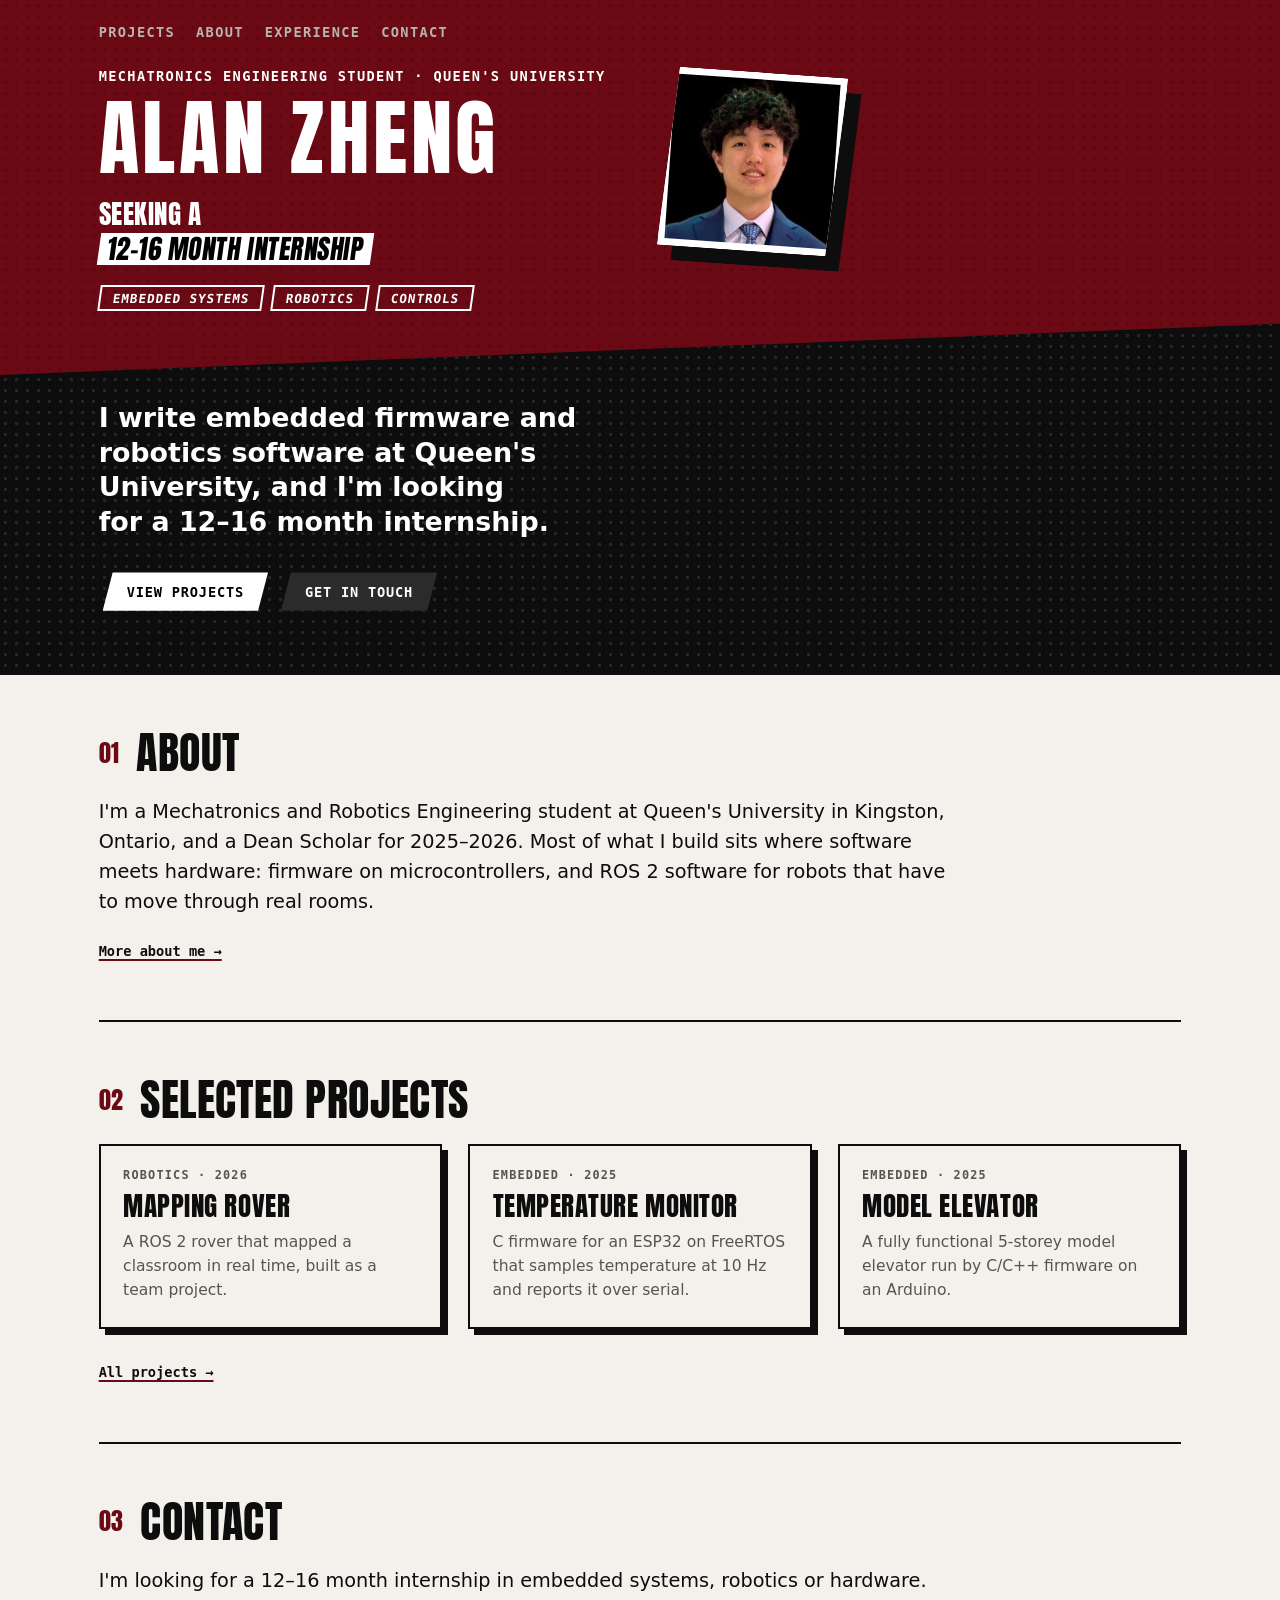
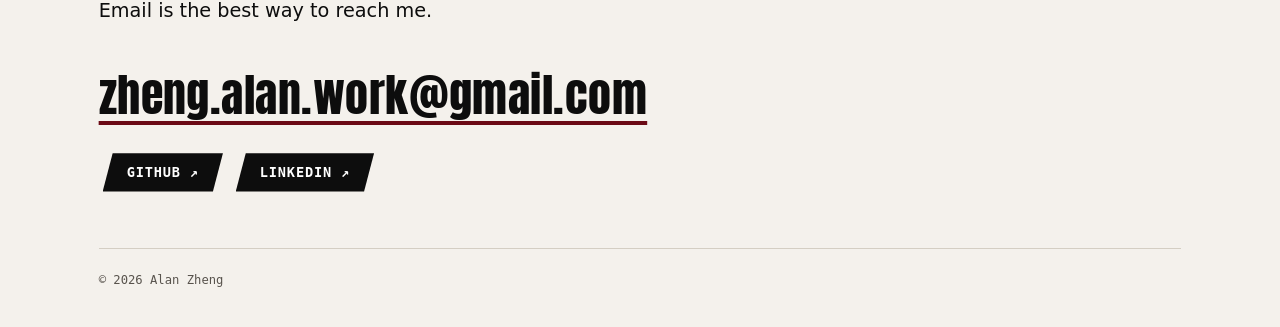
<file: index.html>
<!doctype html>
<html lang="en">
<head>
  <meta charset="utf-8">
  <meta name="viewport" content="width=device-width, initial-scale=1">
  <title>Alan Zheng — Mechatronics Engineering Student</title>
  <meta name="description" content="Alan Zheng, mechatronics engineering student at Queen's University, seeking a 12–16 month internship. Embedded systems, robotics and controls.">
  <link rel="preconnect" href="https://fonts.googleapis.com">
  <link rel="preconnect" href="https://fonts.gstatic.com" crossorigin>
  <link href="https://fonts.googleapis.com/css2?family=Anton&display=swap" rel="stylesheet">
  <link rel="stylesheet" href="styles.css?v=20261114y">
</head>
<body class="r-menu">
  <div class="wedge" aria-hidden="true"></div>

  <div id="app">
    <noscript>
      <p style="padding:2rem;color:#fff">Alan Zheng — Mechatronics Engineering student at Queen's University, seeking a 12–16 month internship. This site needs JavaScript to show the rest.</p>
    </noscript>
  </div>

  <!-- Full-screen sheet used for page transitions -->
  <div id="sweep" class="sweep" aria-hidden="true"><div class="sweep-inner"><div class="sheet"></div><span class="slash"></span><span id="sweep-title" class="sweep-title"></span></div></div>

  <script src="content.js?v=20261114y"></script>
  <script src="main.js?v=20261114y"></script>
</body>
</html>
</file>
<file: styles.css>
:root {
  --accent: #6b0a15; /* deep oxblood red */
  --ink: #0d0d0d;
  --paper: #f4f1ec;
  --muted: #58534d;
  --line: #d4cec3;
  --display: "Anton", "Impact", "Haettenschweiler", "Arial Narrow Bold", sans-serif;
  --sans: "Inter", "Segoe UI", system-ui, -apple-system, "Helvetica Neue", Arial, sans-serif;
  --mono: ui-monospace, "JetBrains Mono", "SF Mono", Menlo, Consolas, "DejaVu Sans Mono", monospace;
  --slant: polygon(10px 0, 100% 0, calc(100% - 10px) 100%, 0 100%);
}

* { box-sizing: border-box; }
/* Everything is sized in rem, so the whole site grows on large screens. */
html { background: var(--paper); font-size: clamp(100%, 0.55vw + 0.5625rem, 144%); }
body {
  margin: 0;
  background: var(--paper);
  color: var(--ink);
  font: 1.0625rem/1.65 var(--sans);
  overflow-x: hidden;
  -webkit-font-smoothing: antialiased;
}
body.r-menu { background: var(--ink); color: #fff; }
/* Colour behind the page itself (seen when the view is stretched or over-scrolled): match the landing split. */
html.r-menu { background: var(--ink); }
h1, h2, p, dl, dd, ol, ul { margin: 0; padding: 0; }
ul, ol { list-style: none; }
a { color: inherit; text-underline-offset: 0.2em; }
:focus-visible { outline: 3px solid var(--accent); outline-offset: 3px; }
.r-menu :focus-visible, .band :focus-visible { outline-color: #fff; }
h1:focus { outline: none; }
.wrap { width: min(67.5rem, 100% - 2.5rem); margin-inline: auto; }
.label { font: 600 0.74rem/1.4 var(--mono); letter-spacing: 0.1em; text-transform: uppercase; color: var(--muted); }
.lede { font-size: 1.2rem; line-height: 1.55; max-width: 36em; text-wrap: pretty; }

/* ---------- Row entrance: rows slam in from the left, one after another ---------- */
@keyframes slam {
  0% { transform: translateX(-90px); opacity: 0; }
  1% { opacity: 1; }
}
@keyframes slam-again {
  0% { transform: translateX(-60px); opacity: 0; }
  1% { opacity: 1; }
}
.slam .row {
  animation: slam 0.3s cubic-bezier(0.16, 1.25, 0.3, 1) backwards;
  animation-delay: calc(var(--i, 0) * 38ms);
}
.project.re .row {
  animation: slam-again 0.24s cubic-bezier(0.16, 1.25, 0.3, 1) backwards;
  animation-delay: calc(var(--i, 0) * 28ms);
}

/* ---------- Transition sheet ---------- */
/* Everything here moves with transform only, which browsers animate on the GPU.
   (Animating clip-path over the whole screen was what stuttered in Firefox.) */
.sweep { position: fixed; inset: 0; z-index: 50; overflow: hidden; visibility: hidden; pointer-events: none; }
.sweep-inner { position: absolute; inset: 0; display: grid; place-items: center; will-change: transform; }
.sheet { position: absolute; inset: 0; background: var(--ink); will-change: transform; }
.sheet::before, .sheet::after { /* rounded noses give the sheet a curved leading edge */
  content: ""; position: absolute; top: -25vh; height: 150vh; width: 36vw;
  border-radius: 50%; background: inherit;
}
.sheet::before { left: -18vw; }
.sheet::after { right: -18vw; }
.slash { /* red slash behind the page name */
  position: absolute; left: -20vw; right: -20vw; top: 50%;
  height: min(30vh, 26vw); margin-top: calc(min(30vh, 26vw) / -2);
  background: var(--accent);
  transform: rotate(-6deg); transform-origin: right center;
}
.sweep-title {
  position: relative;
  font: 400 min(19vw, 36vh) / 1 var(--display);
  text-transform: uppercase; color: #fff; white-space: nowrap;
  transform: rotate(-6deg);
}
.sweep.cover, .sweep.cover-left, .sweep.lift, .sweep.exit-right { visibility: visible; }
.sweep.cover .sheet { animation: sheet-in 0.2s cubic-bezier(0.3, 0, 0.2, 1) both; }
.sweep.cover-left .sheet { animation: sheet-in-left 0.19s cubic-bezier(0.3, 0, 0.2, 1) both; }
.sweep.lift .sweep-inner { animation: lift 0.24s cubic-bezier(0.6, 0, 0.9, 0.5) both; }
.sweep.red .sheet { background: var(--accent); }
.sweep.red .slash, .sweep.red .sweep-title { display: none; }
.sweep.cover .slash { animation: slash 0.12s 0.13s cubic-bezier(0.2, 0.9, 0.3, 1) backwards; }
.sweep.cover .sweep-title { animation: stamp 0.13s 0.17s cubic-bezier(0.2, 0.9, 0.3, 1) backwards; }
@keyframes sheet-in { from { transform: translateX(125%); } }
@keyframes sheet-in-left { from { transform: translateX(-125%); } }
.sweep.exit-right .sheet { animation: sheet-out-right 0.2s cubic-bezier(0.6, 0, 0.9, 0.5) both; }
@keyframes sheet-out-right { to { transform: translateX(125%); } }
@keyframes lift { to { transform: translateY(-135%) skewY(-8deg); } }
@keyframes slash { from { transform: rotate(-6deg) scaleX(0); } }
@keyframes stamp {
  0% { transform: rotate(-6deg) scale(1.6); opacity: 0; }
  1% { opacity: 1; }
}

/* ---------- Red wedge that moves to a different corner on each page ---------- */
.wedge {
  /* Sized to the empty margin beside the 1080px content column, so it never sits under text. */
  --m: calc((100vw - 67.5rem) / 2);
  position: fixed; inset: 0; z-index: 0; pointer-events: none;
  background: var(--accent);
  clip-path: polygon(100% 66%, 100% 66%, 100% 100%, calc(100% - var(--m)) 100%);
  will-change: transform;
}
.wedge.pop { animation: wedge-in 0.3s cubic-bezier(0.2, 0.8, 0.2, 1); }
@keyframes wedge-in { from { transform: translateY(70%); } }
.r-menu .wedge { display: none; }
.r-about .wedge { clip-path: polygon(0 66%, 0 66%, var(--m) 100%, 0 100%); }
.r-experience .wedge { clip-path: polygon(100% 40%, 100% 40%, 100% 100%, calc(100% - var(--m)) 100%); }
.r-contact .wedge { clip-path: polygon(0 40%, 0 40%, var(--m) 100%, 0 100%); }
@media (max-width: 1100px) { .wedge { display: none; } }
#app { position: relative; z-index: 1; }

/* ---------- Home ---------- */
/* Opening section, stacked at every size: name on red, then the intro on black. */
.hero {
  --gutter: max(1.25rem, calc((100% - 67.5rem) / 2)); /* lines up with the content below */
  position: relative; overflow: hidden;
  background-image: radial-gradient(rgba(255, 255, 255, 0.1) 1.6px, transparent 2px);
  background-size: 11px 11px;
}
.hero .home-nav { position: absolute; z-index: 6; top: 1.5rem; left: var(--gutter); right: var(--gutter); font-size: 0.85rem; }
/* Text on the left, photo right beside it. The coloured background is drawn
   by ::before so the photo can hang over the slanted edge without being cut. */
.pitch {
  position: relative; z-index: 4; isolation: isolate;
  display: grid; grid-template-columns: auto auto; justify-content: start; align-items: start;
  column-gap: clamp(2.5rem, 4.5vw, 6rem);
  padding: 4.2rem var(--gutter) calc(0.8rem + 4vw);
  color: #fff;
}
.pitch::before {
  content: ""; position: absolute; inset: 0; z-index: -1;
  background: var(--accent) radial-gradient(rgba(0, 0, 0, 0.16) 1.6px, transparent 2px) 0 0 / 11px 11px;
  clip-path: polygon(0 0, 100% 0, 100% calc(100% - 4vw), 0 100%);
}
.pitch > .row { grid-column: 1; }
.stripe { display: none; }
.pitch-role { font: 700 clamp(0.85rem, 1.05vw, 1.15rem) / 1.4 var(--mono); letter-spacing: 0.1em; text-transform: uppercase; }
.pitch h1 {
  font: 400 clamp(3.4rem, min(6.5vw, 13vh), 10rem) / 1.02 var(--display);
  text-transform: uppercase; letter-spacing: 0.045em;
  margin: 0.12em 0 0.2em;
}
.pitch-seek { font: 400 clamp(1.25rem, min(2.1vw, 4.2vh), 3.2rem) / 1.2 var(--display); text-transform: uppercase; letter-spacing: 0.02em; }
.pitch-seek span { display: block; }
.pitch-seek b { font-weight: 400; display: inline-block; margin-top: 0.12em; background: #fff; color: #000; padding: 0 0.3em; transform: skewX(-8deg); }
.pitch-tags { display: flex; flex-wrap: wrap; gap: 0.55rem; margin-top: 1.2rem; }
.pitch-tags li {
  border: 2px solid #fff; padding: 0.22rem 0.75rem;
  font: 600 0.78rem var(--mono); letter-spacing: 0.08em; text-transform: uppercase;
  transform: skewX(-8deg);
}
/* Framed photo in the top right. It overlaps the slanted edge between the
   red and black sections, so it sits across both. */
.portrait {
  position: relative; margin: 0.3rem 0 -6rem; /* hangs past the red into the black */
  grid-column: 2; grid-row: 1 / span 4;
  width: clamp(10rem, 14vw, 18rem); aspect-ratio: 1 / 1;
  transform: rotate(4deg);
}
.portrait::before { /* offset block behind the frame */
  content: ""; position: absolute; inset: 0;
  background: #0d0d0d;
  transform: translate(0.9rem, 0.9rem);
  clip-path: polygon(6% 0, 100% 0, 94% 100%, 0 100%);
}
.portrait img {
  position: relative; display: block; width: 100%; height: 100%;
  object-fit: cover; object-position: 50% 15%;
  border: 0.45rem solid #fff;
  clip-path: polygon(6% 0, 100% 0, 94% 100%, 0 100%);
  background: #fff;
}
.hero-intro { position: relative; z-index: 3; padding: 1.6rem var(--gutter) 4rem; }
.hero-lede { font: 600 clamp(1.4rem, 2.1vw, 2.4rem) / 1.3 var(--sans); max-width: 20em; text-wrap: balance; }
.hero-intro .actions { margin-top: 2rem; }
.btn.light { background: #fff; color: #000; }
.btn.ghost { background: #2b2b2b; }
.btn.light:hover, .btn.ghost:hover { background: var(--accent); color: #fff; }

/* Everything below the opening section */
.home-rest { background: var(--paper); color: var(--ink); }
.home-rest :focus-visible { outline-color: var(--accent); }
.home-sec { padding-block: 3.5rem; border-top: 2px solid var(--ink); }
.home-sec:first-child { border-top: 0; }
.home-sec .lede { margin-bottom: 1.2rem; max-width: 44em; }
.sec-title { font: 400 clamp(2rem, 3.4vw, 3rem) / 1 var(--display); text-transform: uppercase; letter-spacing: 0.01em; margin-bottom: 1.4rem; }
.sec-title span { color: var(--accent); font-size: 0.55em; margin-right: 0.7em; vertical-align: 0.35em; }
.more { font: 600 0.85rem var(--mono); text-decoration-color: var(--accent); text-decoration-thickness: 2px; }
.more:hover { color: var(--accent); }
.cards { display: grid; grid-template-columns: repeat(auto-fit, minmax(15rem, 1fr)); gap: 1.6rem; margin-bottom: 1.8rem; }
.card {
  display: block; padding: 1.3rem 1.4rem 1.5rem;
  border: 2px solid var(--ink); background: var(--paper); box-shadow: 6px 6px 0 var(--ink);
  text-decoration: none; color: var(--ink);
  transition: transform 0.12s, box-shadow 0.12s;
}
.card:hover { transform: translate(-3px, -3px); box-shadow: 9px 9px 0 var(--accent); }
.card h3 { font: 400 1.7rem/1.1 var(--display); text-transform: uppercase; letter-spacing: 0.02em; margin: 0.45rem 0 0.6rem; }
.card p:last-child { color: var(--muted); font-size: 0.97rem; line-height: 1.55; }

/* ---------- Inner pages ---------- */
.page { min-height: 100vh; min-height: 100dvh; display: flex; flex-direction: column; }
.band-wrap { position: relative; }
.band {
  position: relative; overflow: hidden;
  background: var(--ink); color: #fff;
  padding: 1.1rem 0 clamp(3.4rem, 8vw, 6rem);
  clip-path: polygon(0 0, 100% 0, 100% 76%, 0 100%);
}
.band::before { /* halftone dots fading in from the right */
  content: ""; position: absolute; inset: 0;
  background-image: radial-gradient(rgba(255, 255, 255, 0.22) 1.6px, transparent 2px);
  background-size: 11px 11px;
  -webkit-mask-image: linear-gradient(to left, #000, transparent 60%);
  mask-image: linear-gradient(to left, #000, transparent 60%);
}
.band-ghost { /* huge outlined page number */
  position: absolute; right: 3vw; top: -0.04em;
  font: 400 clamp(8rem, 20vw, 16rem) / 1 var(--display);
  color: transparent; -webkit-text-stroke: 2px rgba(255, 255, 255, 0.22);
  transform: rotate(9deg); pointer-events: none; user-select: none;
}
.topnav, .band-title { position: relative; }
.edge { /* red line running along the header's slanted edge */
  position: absolute; inset: 0 0 -10px 0; pointer-events: none; overflow: hidden;
}
.edge::before { /* drawn as its own shape, flush against the black, so neither end gets clipped */
  content: ""; position: absolute; inset: 0; background: var(--accent);
  clip-path: polygon(0 calc(100% - 11px), 100% calc(76% - 8.6px), 100% calc(76% + 0.4px), 0 calc(100% - 2px));
}
.topnav { display: flex; flex-wrap: wrap; align-items: center; gap: 0.6rem 1.3rem; font: 600 0.76rem var(--mono); letter-spacing: 0.1em; text-transform: uppercase; }
.topnav a { color: #b9b4ad; text-decoration: none; }
.topnav a:hover, .topnav a[aria-current] { color: #fff; }
.topnav a[aria-current] { box-shadow: 0 4px 0 var(--accent); }
.topnav .back { background: #fff; color: #000; padding: 0.38rem 0.95rem; clip-path: var(--slant); margin-right: 0.5rem; }
.topnav .back:hover { background: var(--accent); color: #fff; }
.band-title {
  display: flex; align-items: baseline; gap: 0.9rem;
  margin-top: clamp(1.8rem, 4vw, 3rem);
  transform: rotate(-3deg); transform-origin: left bottom;
}
.band-num { font: 400 clamp(1.3rem, 2.6vw, 2.1rem) / 1 var(--display); color: var(--accent); }
.band h1 {
  overflow: hidden; padding: 0.04em 0.09em 0.09em 0;
  font: 400 clamp(3.4rem, 10vw, 7.5rem) / 0.9 var(--display); text-transform: uppercase; letter-spacing: 0.01em;
  text-shadow: 0.05em 0.05em 0 var(--accent);
}
.band h1 span { display: inline-block; }

/* ---------- Page -> page switch (no full-screen sheet) ----------
   Only transform is animated here: no masks, no colour changes. */
.hold .body .row, .hold .band h1 span { visibility: hidden; } /* one beat while the new page is drawn */
.leave .body .row {
  animation: row-out 0.17s cubic-bezier(0.5, 0, 1, 0.6) forwards;
  animation-delay: calc(var(--i, 0) * 7ms);
}
.leave .bar { visibility: hidden; }
.leave .band h1 span { animation: title-out 0.14s cubic-bezier(0.5, 0, 1, 0.6) forwards; }

.leave .edge::before { animation: edge-out 0.19s linear forwards; }
.arrive .body .row {
  animation: row-in 0.28s cubic-bezier(0.16, 1.2, 0.3, 1) backwards;
  animation-delay: calc(var(--i, 0) * 26ms);
}
.arrive .band h1 span { animation: title-in 0.22s cubic-bezier(0.16, 1, 0.3, 1) backwards; }
.arrive .band-num { animation: num-pop 0.2s cubic-bezier(0.2, 0.9, 0.3, 1.4); }
.arrive .band-ghost { animation: ghost-pop 0.2s cubic-bezier(0.2, 0.9, 0.3, 1.4); }
.arrive .edge::before { animation: edge-in 0.26s cubic-bezier(0.3, 0, 0.2, 1) backwards; }
@keyframes row-out { to { transform: translateX(calc(var(--dir, 1) * -105vw)); } }
@keyframes row-in { from { transform: translateX(calc(var(--dir, 1) * 70vw)); } }
@keyframes title-out { to { transform: translateY(-115%); } }
@keyframes title-in { from { transform: translateY(115%); } }
@keyframes ghost-pop { from { transform: translateY(-30%) scale(1.35) rotate(9deg); } }
@keyframes num-pop { from { transform: translateY(-60%) scale(1.8); } }
@keyframes edge-out { to { transform: translate(calc(var(--dir, 1) * 100%), calc(var(--dir, 1) * (2.4px - 24%))); } }
@keyframes edge-in { from { transform: translate(calc(var(--dir, 1) * -100%), calc(var(--dir, 1) * (24% - 2.4px))); } }
.body { flex: 1; padding-block: 2.5rem 4.5rem; }
.foot { display: flex; justify-content: space-between; flex-wrap: wrap; gap: 1rem; padding-block: 1.5rem 2.5rem; border-top: 1px solid var(--line); font: 0.76rem var(--mono); color: var(--muted); }

/* Sliding highlight bar */
[data-bar] { position: relative; }
.bar {
  position: absolute; left: 0; right: 0; top: 0; z-index: 0;
  height: var(--h, 0); transform: translateY(var(--y, 0));
  background: var(--accent);
  clip-path: polygon(0 0, 100% 0, calc(100% - 16px) 100%, 0 100%);
  transition: transform 0.13s cubic-bezier(0.2, 0.9, 0.3, 1.25), height 0.13s;
  visibility: hidden;
}
.bar.on { visibility: visible; }
.bar-item { position: relative; z-index: 1; }

.chips { display: flex; flex-wrap: wrap; gap: 0.45rem 0.55rem; padding-left: 4px; }
.chips li { font: 600 0.74rem var(--mono); padding: 0.2rem 0.65rem; border: 1.5px solid var(--ink); background: var(--paper); transform: skewX(-8deg); }
.chips li:hover { background: var(--ink); color: #fff; }

/* Projects */
.projects { display: grid; grid-template-columns: minmax(0, 0.85fr) minmax(0, 1.5fr); gap: 3.2rem; align-items: start; }
.plist { position: sticky; top: 1.5rem; display: flex; flex-direction: column; border-top: 2px solid var(--ink); }
.pl-item {
  display: grid; grid-template-columns: 2.5rem 1fr; column-gap: 0.5rem;
  padding: 0.8rem 1.6rem 0.8rem 0.9rem;
  color: var(--ink); text-decoration: none; border-bottom: 1px solid var(--line);
}
.pl-num { grid-row: span 2; font: 400 1.5rem/1.25 var(--display); color: var(--accent); }
.pl-title { font: 400 1.75rem/1.1 var(--display); text-transform: uppercase; letter-spacing: 0.02em; }
.pl-meta { font: 600 0.7rem/1.6 var(--mono); letter-spacing: 0.1em; text-transform: uppercase; color: var(--muted); }
.pl-item.on, .pl-item.on .pl-num, .pl-item.on .pl-meta { color: #fff; }
.pl-title { transition: translate 0.1s; }
.pl-item:hover:not(.on) { background: rgba(13, 13, 13, 0.07); }
.pl-item:hover:not(.on) .pl-title { translate: 6px 0; }
.pl-item:focus-visible { outline-offset: -3px; outline-color: var(--ink); }

.project { display: none; }
.project.active { display: block; }
.project h2 {
  display: inline-block; margin: 0.6rem 0 1.4rem;
  padding: 0.1em 0.4em 0.06em;
  background: var(--ink); color: #fff; box-shadow: 0.13em 0.13em 0 var(--accent);
  font: 400 clamp(2.4rem, 5vw, 3.6rem) / 1.05 var(--display); text-transform: uppercase; letter-spacing: 0.01em;
  transform: rotate(-2deg); transform-origin: left center;
}
.project .lede { color: var(--muted); }
.fig { display: block; width: 100%; aspect-ratio: 16 / 9; object-fit: cover; margin-bottom: 1.4rem; border: 2px solid var(--ink); }
.pao { display: grid; gap: 1.1rem; margin-block: 1.8rem; }
.pao div { display: grid; grid-template-columns: 7.4rem 1fr; gap: 1rem; }
.pao dt {
  justify-self: start; align-self: start; margin-top: 0.1rem;
  padding: 0.05rem 0.85rem 0.05rem 0.7rem;
  background: var(--accent); color: #fff; clip-path: var(--slant);
  font: 400 0.98rem/1.6 var(--display); letter-spacing: 0.07em; text-transform: uppercase;
}
.plinks { display: flex; gap: 1.3rem; margin-top: 1.3rem; font: 600 0.84rem var(--mono); }

/* About */
.about { display: grid; grid-template-columns: minmax(0, 1.4fr) minmax(0, 1fr); gap: 3.5rem; align-items: start; }
.prose p + p { margin-top: 1.1em; }
.prose p:first-child { font-size: 1.22rem; line-height: 1.55; padding-left: 1.1rem; border-left: 8px solid var(--accent); }
.facts { border: 2px solid var(--ink); background: var(--paper); box-shadow: 8px 8px 0 var(--ink); }
.facts div { display: grid; grid-template-columns: 6.6rem 1fr; border-bottom: 1px solid var(--line); }
.facts div:last-child { border-bottom: 0; }
.facts dt { font: 600 0.68rem/1.6 var(--mono); letter-spacing: 0.08em; text-transform: uppercase; color: var(--muted); padding: 0.7rem; border-right: 1px solid var(--line); }
.facts dd { padding: 0.6rem 0.75rem; font-size: 0.93rem; line-height: 1.45; }
.skill-group { margin-top: 1.5rem; }
.skill-group .label { margin-bottom: 0.55rem; }

/* Experience */
.xp { border-top: 2px solid var(--ink); }
.xp-item { display: grid; grid-template-columns: 12.5rem 1fr; gap: 1.5rem; padding: 1.5rem 2rem 1.5rem 1rem; border-bottom: 1px solid var(--line); }
.xp-item .label { padding-top: 0.45rem; }
.xp-item h2 { font: 400 1.7rem/1.15 var(--display); text-transform: uppercase; letter-spacing: 0.02em; }
.xp-item .org { font-weight: 600; margin: 0.15rem 0 0.4rem; }
.xp-item div p:last-child { color: var(--muted); max-width: 42em; }

/* Contact */
.contact { display: grid; grid-template-columns: minmax(0, 1.4fr) minmax(0, 1fr); gap: 3.5rem; align-items: start; }
.contact aside .label { margin-bottom: 0.7rem; }
.contact aside .chips { margin-top: 1.6rem; }
.contact .email, .home-contact .email {
  display: inline-block; margin-block: 1.6rem 2rem;
  font: 400 clamp(1.5rem, 3.6vw, 3.1rem) / 1.1 var(--display); letter-spacing: 0.01em;
  text-decoration-color: var(--accent); text-decoration-thickness: 0.09em; text-underline-offset: 0.16em;
  overflow-wrap: anywhere;
}
.contact .email:hover, .home-contact .email:hover { color: var(--accent); }
.actions { display: flex; flex-wrap: wrap; gap: 0.8rem; padding-left: 4px; }
.btn {
  display: inline-block; padding: 0.7rem 1.5rem;
  background: var(--ink); color: #fff; text-decoration: none;
  font: 600 0.85rem var(--mono); letter-spacing: 0.06em; text-transform: uppercase;
  clip-path: var(--slant);
}
.btn:hover { background: var(--accent); transform: rotate(-2deg) scale(1.06); }

/* ---------- Narrow screens ---------- */
@media (max-width: 860px) {
  body { font-size: 1rem; }
  .wedge { display: none; }
  .hero .home-nav { top: 1.2rem; font-size: 0.76rem; }
  /* Phone: a small photo beside the role line and name. */
  .pitch { display: block; }
  .portrait { position: absolute; margin: 0; top: 3.4rem; right: 1.25rem; width: 5.6rem; transform: rotate(4deg); }
  .portrait::before { transform: translate(0.45rem, 0.45rem); }
  .portrait img { border-width: 0.28rem; }
  .pitch-role, .pitch h1 { max-width: calc(100% - 6.6rem); }
  .pitch { padding: 5rem 1.25rem 5rem; }
  .pitch::before { clip-path: polygon(0 0, 100% 0, 100% 90%, 0 100%); }
  .pitch h1 { font-size: clamp(3.6rem, 19vw, 6rem); }
  .pitch-seek { font-size: clamp(1.45rem, 6.6vw, 2.4rem); }
  .hero-intro { padding: 1.5rem 1.25rem 3.5rem; }
  .home-sec { padding-block: 2.6rem; }
  .projects, .about, .contact { grid-template-columns: 1fr; gap: 2.2rem; }
  .contact .email, .home-contact .email { font-size: clamp(1.4rem, 7vw, 2.6rem); }
  .plist { display: none; }
  .project { display: block; padding-block: 2.2rem; border-top: 2px solid var(--ink); }
  .project:first-child { border-top: 0; padding-top: 0; }
  .pao div, .xp-item { grid-template-columns: 1fr; gap: 0.2rem; }
  .xp-item { padding-inline: 0.8rem 1.4rem; }
}

@media (prefers-reduced-motion: reduce) {
  *, *::before, *::after { animation: none !important; transition: none !important; }
}
</file>
